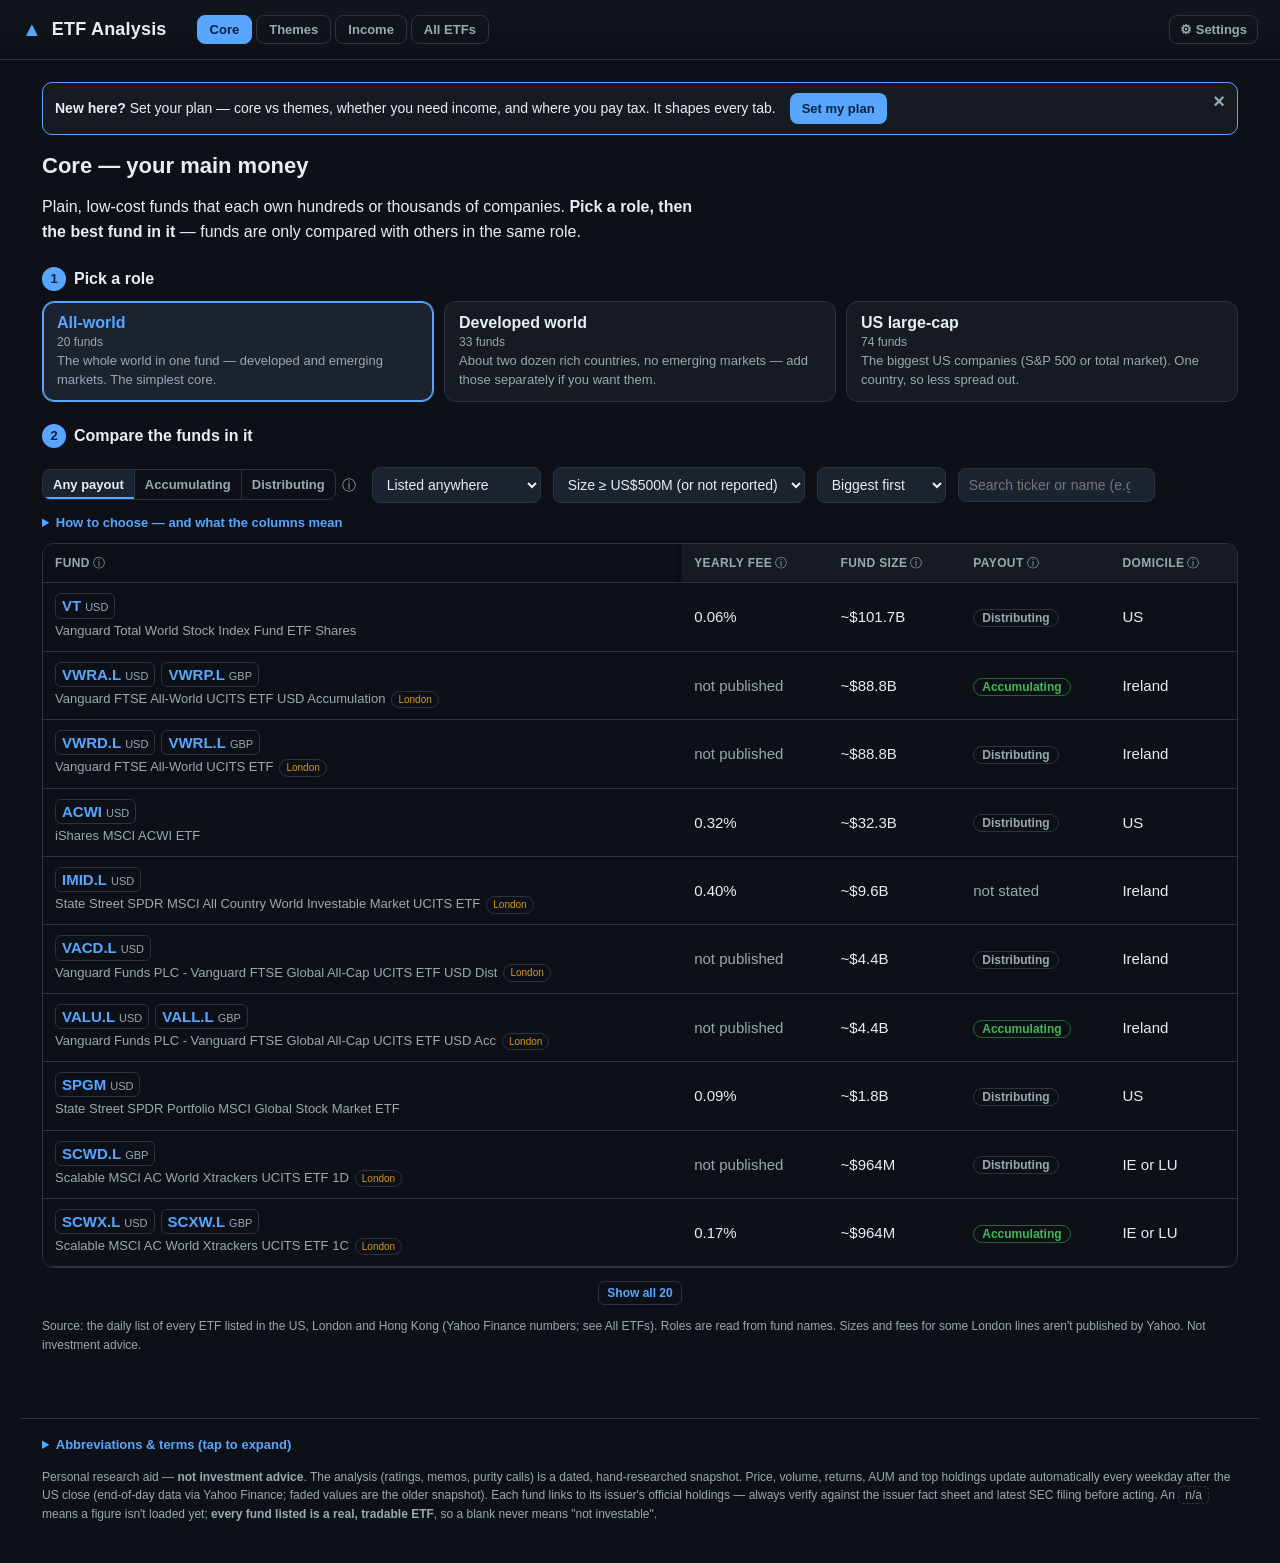
<file: public/index.html>
<!DOCTYPE html>
<html lang="en">
<head>
  <meta charset="utf-8" />
  <meta name="viewport" content="width=device-width, initial-scale=1" />
  <title>ETF Analysis</title>
  <meta name="description" content="Pick ETFs by role: a low-cost core, a small thematic satellite, and income funds for reference — compared on cost, size, payout type and domicile." />
  <link rel="stylesheet" href="style.css" />
</head>
<body>
  <header class="topbar">
    <div class="brand">
      <span class="logo">▲</span>
      <h1>ETF Analysis</h1>
    </div>
    <nav class="tabs" role="tablist" aria-label="View">
      <button id="tabCore" class="tab active" role="tab" aria-selected="true">Core</button>
      <button id="tabThemes" class="tab" role="tab" aria-selected="false">Themes</button>
      <button id="tabIncome" class="tab" role="tab" aria-selected="false">Income</button>
      <button id="tabExplore" class="tab" role="tab" aria-selected="false">All ETFs</button>
    </nav>
    <button id="settingsBtn" class="gear" type="button" aria-label="Settings: your split, income need and tax residence" title="Settings">⚙<span class="gearlabel"> Settings</span></button>
  </header>

  <main id="main">
    <section id="planBar" class="planbar" hidden></section>
    <section id="liveMsg" class="livemsg" hidden role="status" aria-live="polite"></section>
    <section id="coreView" hidden></section>
    <div id="themeView" hidden>
    <section id="themeIntro" class="intro"></section>
    <section id="incomeLab" hidden></section>

    <section class="controls" id="controls" hidden>
      <input type="search" id="filterBox" placeholder="Filter by ticker or name…" aria-label="Filter this theme's funds" />
      <span class="withhelp"><label class="toggle">
        <input type="checkbox" id="themeOnly" /> Theme funds only
      </label></span>
      <span class="withhelp"><label class="toggle pass-toggle">
        <input type="checkbox" id="passOnly" /> ✓ Passes quick screen
      </label></span>
      <select id="segmentSel" aria-label="Segment" hidden></select>
      <span class="ratingfilter withhelp">
        <select id="ratingDim" aria-label="Filter by a rating">
          <option value="">Filter by a rating…</option>
          <option value="cost">Cost rating</option>
          <option value="purity">Purity rating</option>
          <option value="concentration">Concentration rating</option>
          <option value="liquidity">Liquidity rating</option>
          <option value="track_record">Track-record rating</option>
        </select>
        <select id="ratingVal" aria-label="Which ratings to keep" hidden>
          <option value="green">🟢 Good only</option>
          <option value="greenyellow">🟢🟡 Good or Caution</option>
          <option value="red">🔴 Concern only</option>
        </select>
      </span>
      <span class="hint">Tap a row for the full memo · tap a header to sort · faded = older snapshot</span>
    </section>

    <section id="colGuide"></section>
    <section id="tableWrap" class="table-wrap"></section>
    <section id="roster" class="roster" hidden></section>
    <section id="lookup" class="lookup" hidden>
      <span>Can't find a fund?</span>
      <span class="addbox">
        <input type="search" id="addTicker" maxlength="8" placeholder="Any ticker, e.g. ARKQ" aria-label="Look up any ticker" />
        <button id="addBtn">Look up</button>
      </span>
      <span id="lookupMsg" class="lookupmsg" role="status" aria-live="polite"></span>
    </section>
    <section id="tensions" class="tensions"></section>
    </div>
    <section id="explorer" hidden></section>
  </main>

  <div id="overlay" class="overlay" hidden></div>
  <aside id="memoDrawer" class="drawer" hidden role="dialog" aria-modal="true" aria-labelledby="memoTitle">
    <button id="closeMemo" class="close" aria-label="Close">×</button>
    <div id="memoBody"></div>
  </aside>

  <footer class="foot">
    <details class="glossary">
      <summary>Abbreviations &amp; terms (tap to expand)</summary>
      <dl id="glossaryList"></dl>
    </details>
    <p>
      Personal research aid — <strong>not investment advice</strong>. The analysis
      (ratings, memos, purity calls) is a dated, hand-researched snapshot. Price,
      volume, returns, AUM and top holdings update automatically every weekday
      after the US close (end-of-day data via Yahoo Finance; faded values are the
      older snapshot). Each fund links to its issuer's official holdings — always
      verify against the issuer fact sheet and latest SEC filing before acting.
      An <span class="nodata">n/a</span> means a figure isn't loaded yet;
      <strong>every fund listed is a real, tradable ETF</strong>, so a blank never
      means "not investable".
    </p>
  </footer>

  <script src="app.js"></script>
  <script src="explorer.js"></script>
  <script src="income.js"></script>
  <script src="core.js"></script>
</body>
</html>
</file>
<file: public/style.css>
:root {
  /* chart roles (dataviz reference palette, dark steps — the site is dark-only) */
  --series-1: #3987e5; --series-2: #d95926; --viz-muted: #898781; --viz-grid: #2c2c2a; --viz-axis: #383835;
  --bg: #0d1117; --panel: #161b22; --panel-2: #1c2330; --border: #2a3340;
  --text: #e6edf3; --muted: #9aa7b4; --accent: #58a6ff;
  --green: #3fb950; --yellow: #d29922; --red: #f85149;
  --shadow: 0 8px 30px rgba(0,0,0,.45);
}
* { box-sizing: border-box; }
[hidden] { display: none !important; }        /* class display rules (flex/grid) must not un-hide */
html, body { margin: 0; padding: 0; }
body { background: var(--bg); color: var(--text);
  font: 15px/1.55 -apple-system, BlinkMacSystemFont, "Segoe UI", Roboto, Helvetica, Arial, sans-serif; }

.topbar { display: flex; align-items: center; justify-content: space-between;
  padding: 14px 22px; border-bottom: 1px solid var(--border);
  background: linear-gradient(180deg, #11161d, #0d1117); position: sticky; top: 0; z-index: 5; }
.brand { display: flex; align-items: center; gap: 10px; }
.brand .logo { color: var(--accent); font-size: 20px; }
.brand h1 { font-size: 18px; margin: 0; font-weight: 600; letter-spacing: .2px; }
.topbar { gap: 12px; }
.brand { flex: 0 0 auto; }
.tabs { display: flex; gap: 4px; margin-right: auto; margin-left: 18px; }
.tab { background: transparent; color: var(--muted); border: 1px solid var(--border); padding: 6px 12px; font-size: 13px; }
.tab.active { background: var(--accent); color: #06223f; border-color: var(--accent); }
.exmore { text-align: center; margin: 12px 0; }
.exmore button[hidden] { display: none; }
#exCount { margin: 4px 0 8px; }
.taxbox { margin: 10px 0 0; }
.taxbox dl { grid-template-columns: minmax(160px, max-content) 1fr; }
.nm .seg.mkt { color: var(--yellow); }
select, input[type="search"] { background: var(--panel-2); color: var(--text);
  border: 1px solid var(--border); border-radius: 8px; padding: 8px 10px; font-size: 14px; }
select:focus, input:focus { outline: 2px solid var(--accent); outline-offset: 0; }
button { background: var(--accent); color: #06223f; border: none; border-radius: 8px;
  padding: 8px 12px; font-size: 13px; font-weight: 700; cursor: pointer; }
button:hover { filter: brightness(1.08); }
button:disabled { opacity: .5; cursor: default; }

main { max-width: 1240px; margin: 0 auto; padding: 22px; }

.intro h2 { margin: 6px 0 4px; font-size: 22px; }
.intro .asof { color: var(--muted); font-size: 13px; }
.intro .tagline { background: var(--panel); border: 1px solid var(--border);
  border-left: 3px solid var(--accent); padding: 12px 14px; border-radius: 8px; margin: 12px 0 6px; }
.intro .bench, .intro .universe { color: var(--muted); font-size: 13px; margin: 6px 0 0; }
.intro .universe { color: var(--text); }

.controls { display: flex; align-items: center; gap: 12px; flex-wrap: wrap; margin: 18px 0 10px; }
.controls input[type="search"]#filterBox { min-width: 220px; }
.toggle { color: var(--muted); font-size: 14px; display: flex; align-items: center; gap: 6px; cursor: pointer; }
.addbox { display: flex; gap: 6px; align-items: center; }
.addbox input { width: 170px; }
.controls .hint { color: var(--muted); font-size: 12px; margin-left: auto; }

.livemsg { margin: 8px 0; padding: 10px 12px; border-radius: 8px; font-size: 13px;
  background: var(--panel); border: 1px solid var(--border); border-left: 3px solid var(--accent); }
.livemsg { position: relative; padding-right: 34px; }
.livemsg.warn { border-left-color: var(--yellow); }
.livemsg.err { border-left-color: var(--red); }
.livemsg .refresh { margin-left: 4px; }
.msgclose { position: absolute; top: 4px; right: 4px; background: none; color: var(--muted);
  font-size: 20px; line-height: 1; padding: 4px 8px; }
.msgclose:hover { color: var(--text); }
.intro .asof .refresh { margin-left: 4px; padding: 2px 8px; }
.empty { padding: 22px; text-align: center; color: var(--muted); }
.empty .refresh { margin-left: 8px; }
.snap { opacity: .6; }
.small { font-size: 12px; }
body.noscroll { overflow: hidden; }

.table-wrap { overflow-x: auto; border: 1px solid var(--border); border-radius: 12px; }
/* Comparison-table rules are scoped to .table-wrap so they don't leak into the
   holdings tables inside the memo drawer. */
.table-wrap table { border-collapse: separate; border-spacing: 0; width: 100%; min-width: 720px; }
.table-wrap th, .table-wrap td { padding: 10px 12px; text-align: left; border-bottom: 1px solid var(--border); white-space: nowrap; }
.table-wrap thead th { background: var(--panel); position: sticky; top: 0; z-index: 2; cursor: pointer;
  font-size: 12px; text-transform: uppercase; letter-spacing: .4px; color: var(--muted); user-select: none; }
.table-wrap thead th:hover { color: var(--text); }
/* Freeze the Ticker column so the fund is always visible when scrolling right */
.table-wrap thead th:first-child { left: 0; z-index: 3; }
.table-wrap th:first-child, .table-wrap td:first-child { position: sticky; left: 0; background: var(--bg); z-index: 1; }
.table-wrap tbody tr:hover td:first-child { background: var(--panel); }
.table-wrap thead th:first-child::after { content: ""; position: absolute;
  top: 0; right: 0; bottom: -1px; width: 6px; box-shadow: inset 6px 0 6px -6px rgba(0,0,0,.5); pointer-events: none; }
thead th .arrow { color: var(--accent); font-size: 11px; }
thead th .qmark { color: var(--muted); font-size: 12px; margin-left: 2px; cursor: help; }
thead th.has-help:hover .qmark { color: var(--accent); }
.holdlink { color: var(--accent); text-decoration: none; font-size: 12px; font-weight: 600;
  border: 1px solid var(--border); border-radius: 6px; padding: 4px 8px; white-space: nowrap; }
.holdlink:hover { background: var(--panel-2); }
.table-wrap tbody tr { cursor: pointer; transition: background .12s; }
.table-wrap tbody tr:hover { background: var(--panel); }
.table-wrap tbody tr.bench { opacity: .72; }
.table-wrap tbody tr.bench td:first-child .nm::after { content: " · benchmark"; color: var(--muted); font-size: 11px; }
.tk { font-weight: 700; color: var(--accent); }
.nm { color: var(--muted); font-size: 13px; white-space: normal; }
.pos { color: var(--green); } .neg { color: var(--red); }
.muted { color: var(--muted); }
.nodata { color: var(--muted); font-size: 12px; border: 1px dashed var(--border); border-radius: 5px;
  padding: 1px 6px; cursor: help; white-space: nowrap; }
.refresh { background: transparent; color: var(--accent); border: 1px solid var(--border);
  padding: 4px 8px; font-size: 12px; border-radius: 6px; }
.refresh:hover { background: var(--panel-2); }
.tag-adhoc { font-size: 10px; color: var(--yellow); border: 1px solid var(--yellow); border-radius: 999px;
  padding: 0 6px; margin-left: 6px; vertical-align: middle; }
td.col-ticker:focus-visible, .rosteritem:focus-visible { outline: 2px solid var(--accent); outline-offset: -2px; }
.tag-pass { font-size: 10px; font-weight: 700; color: #06223f; background: var(--green); border-radius: 999px;
  padding: 1px 7px; margin-left: 6px; vertical-align: middle; }
.pass-toggle { color: var(--green); font-weight: 600; }
.tag-pass.recheck { background: var(--yellow); }

.dot { display: inline-block; width: 10px; height: 10px; border-radius: 50%; margin-right: 6px; vertical-align: middle; }
.dot.green { background: var(--green); } .dot.yellow { background: var(--yellow); } .dot.red { background: var(--red); }
.cellscore { font-size: 13px; }
.cellscore .score { white-space: nowrap; }

.roster { margin-top: 22px; }
.rosterbox summary { color: var(--accent); font-size: 14px; font-weight: 600; cursor: pointer; padding: 6px 0; }
.rosternote { color: var(--muted); font-size: 12px; margin: 6px 0 12px; }
.rostergrid { display: grid; grid-template-columns: repeat(auto-fill, minmax(220px, 1fr)); gap: 8px; }
.rosteritem { display: flex; align-items: baseline; gap: 8px; padding: 8px 10px; border: 1px solid var(--border);
  border-radius: 8px; background: var(--panel); cursor: pointer; transition: background .12s; }
.rosteritem:hover { background: var(--panel-2); }
.rosteritem.detailed { border-color: var(--accent); }
.rosteritem .rtk { font-weight: 700; color: var(--accent); white-space: nowrap; }
.rosteritem .rtag { font-size: 10px; color: var(--muted); border: 1px solid var(--border); border-radius: 999px;
  padding: 0 6px; white-space: nowrap; }
.rosteritem .rnm { color: var(--muted); font-size: 12px; overflow: hidden; text-overflow: ellipsis; white-space: nowrap; flex: 1; min-width: 0; }
.rosteritem .rperf { font-size: 12px; font-weight: 600; white-space: nowrap; }
.rosterseg { margin: 14px 0 6px; font-size: 12px; text-transform: uppercase; letter-spacing: .4px; color: var(--muted); }
.nm .seg { display: inline-block; margin-left: 6px; font-size: 10px; color: var(--accent); border: 1px solid var(--border);
  border-radius: 999px; padding: 0 6px; vertical-align: middle; white-space: nowrap; }
#segmentSel[hidden] { display: none; }
.rosteritem .rnodata { font-size: 11px; color: var(--yellow); white-space: nowrap; }

.tensions { margin-top: 22px; }
.tensions h3 { font-size: 15px; margin: 0 0 8px; }
.tensions ul { margin: 0; padding-left: 18px; }
.tensions li { color: var(--muted); margin: 5px 0; }
.tensions li b { color: var(--text); }

.overlay { position: fixed; inset: 0; background: rgba(0,0,0,.5); z-index: 8; }
.drawer { position: fixed; top: 0; right: 0; height: 100%; width: min(660px, 95vw);
  background: var(--panel); border-left: 1px solid var(--border); box-shadow: var(--shadow);
  z-index: 9; overflow-y: auto; padding: 24px 26px 60px; animation: slide .18s ease-out; }
@keyframes slide { from { transform: translateX(30px); opacity: .4; } to { transform: none; opacity: 1; } }
/* Close button floats top-right and stays pinned while the memo scrolls
   (phones have no Esc key and little overlay to tap). */
.close { position: sticky; top: 0; float: right; z-index: 3; margin: -12px -14px 0 10px;
  width: 44px; height: 44px; padding: 0; border-radius: 50%; border: 1px solid var(--border);
  background: var(--panel-2); color: var(--text); font-size: 26px; line-height: 1; cursor: pointer; }
.close:hover { background: var(--border); }

.memo h2 { margin: 0 0 2px; font-size: 22px; }
.memo .sub { color: var(--muted); font-size: 13px; margin: 0 0 14px; }
.memo .thesis { background: var(--panel-2); border-left: 3px solid var(--accent);
  padding: 12px 14px; border-radius: 8px; margin: 0 0 16px; }
.memo h3 { font-size: 13px; text-transform: uppercase; letter-spacing: .5px; color: var(--muted);
  margin: 20px 0 6px; border-bottom: 1px solid var(--border); padding-bottom: 4px; }
.memo p { margin: 6px 0; }
.memo .liverow { display: flex; flex-wrap: wrap; gap: 8px; align-items: center; margin: 4px 0 0; }

.badge { display: inline-block; padding: 2px 9px; border-radius: 999px; font-size: 12px; font-weight: 600; }
.badge.green { background: rgba(63,185,80,.16); color: var(--green); }
.badge.yellow { background: rgba(210,153,34,.16); color: var(--yellow); }
.badge.red { background: rgba(248,81,73,.16); color: var(--red); }

.kv { display: grid; grid-template-columns: 1fr 1fr; gap: 6px 18px; margin: 8px 0; }
.kv div { font-size: 13px; } .kv span { color: var(--muted); }

.perf { display: flex; gap: 14px; flex-wrap: wrap; margin: 6px 0; }
.perf .p { background: var(--panel-2); border-radius: 8px; padding: 8px 12px; font-size: 13px; min-width: 90px; }
.perf .p .lab { color: var(--muted); font-size: 11px; text-transform: uppercase; letter-spacing: .4px; display: block; }
.perf .p .val { font-size: 16px; font-weight: 700; }

.hold { width: 100%; border-collapse: collapse; margin-top: 6px; }
.hold td { padding: 6px 8px; border-bottom: 1px solid var(--border); font-size: 13px; vertical-align: top; overflow-wrap: anywhere; }
.hold td:nth-child(2) { white-space: nowrap; }
.tag { font-size: 11px; padding: 1px 7px; border-radius: 999px; font-weight: 600; }
.tag.pure { background: rgba(63,185,80,.16); color: var(--green); }
.tag.partial { background: rgba(210,153,34,.16); color: var(--yellow); }
.tag.unrelated { background: rgba(248,81,73,.16); color: var(--red); }

.bb { display: grid; grid-template-columns: 1fr 1fr; gap: 14px; margin-top: 6px; }
.bb .col h4 { margin: 0 0 6px; font-size: 13px; }
.bb .bull h4 { color: var(--green); } .bb .bear h4 { color: var(--red); }
.bb ul { margin: 0; padding-left: 16px; } .bb li { font-size: 13px; color: var(--muted); margin: 4px 0; }

.flags li { font-size: 13px; margin: 4px 0; }
.dlog { background: var(--panel-2); border-radius: 8px; padding: 10px 12px; margin: 6px 0; font-size: 13px; }
.dlog .act { font-weight: 700; color: var(--accent); }

.foot { max-width: 1240px; margin: 30px auto 0; padding: 16px 22px 40px; border-top: 1px solid var(--border); }
.foot p { color: var(--muted); font-size: 12px; margin: 12px 0 0; }
.glossary { margin-bottom: 8px; }
.glossary summary { color: var(--accent); font-size: 13px; cursor: pointer; font-weight: 600; }
.glossary dl { margin: 10px 0 0; display: grid; grid-template-columns: max-content 1fr; gap: 6px 14px; }
.glossary dt { color: var(--text); font-weight: 700; font-size: 13px; }
.glossary dd { color: var(--muted); font-size: 13px; margin: 0; }
@media (max-width: 640px) { .glossary dl { grid-template-columns: 1fr; gap: 2px; } .glossary dd { margin-bottom: 8px; } }

/* ---- Mobile: turn the comparison table into stacked cards (no side-scroll) ---- */
@media (max-width: 700px) {
  .topbar { padding: 10px 14px; }
  .brand h1 { font-size: 16px; }
  .topbar { flex-wrap: wrap; }
  .tabs { order: 3; flex: 1 1 100%; margin: 6px 0 0; }
  .tab { flex: 1; padding: 8px; }
  main { padding: 16px 14px; }
  .controls input[type="search"]#filterBox { min-width: 0; flex: 1 1 100%; }
  .addbox { flex: 1 1 100%; }
  .addbox input { flex: 1; min-width: 0; }
  .kv, .bb { grid-template-columns: 1fr; }
  .controls .hint { display: none; }

  .table-wrap { overflow-x: visible; border: none; }
  .table-wrap table { min-width: 0; width: 100%; display: block; }
  .table-wrap thead { display: none; }                 /* headers become per-field labels */
  .table-wrap tbody { display: block; }
  .table-wrap tbody tr {
    display: block; margin: 0 0 14px; padding: 12px 14px;
    border: 1px solid var(--border); border-radius: 12px; background: var(--panel);
  }
  .table-wrap tbody tr.bench { opacity: 1; border-style: dashed; }

  /* un-freeze the ticker column on mobile (cards don't scroll) */
  .table-wrap th:first-child, .table-wrap td:first-child { position: static; background: transparent; }

  /* every other cell: label on the left, value on the right */
  .table-wrap tbody td {
    display: flex; justify-content: space-between; align-items: baseline; gap: 12px;
    padding: 5px 0; border: none; white-space: normal; text-align: right;
  }
  .table-wrap tbody td::before {
    content: attr(data-label); color: var(--muted); font-size: 12px;
    text-transform: uppercase; letter-spacing: .3px; text-align: left; flex: 0 0 auto;
  }
  .table-wrap td.col-ticker { display: block; text-align: left; border-bottom: 1px solid var(--border);
    padding: 0 0 8px; margin-bottom: 8px; }
  .table-wrap td.col-ticker::before { content: none; }
  .table-wrap td.col-ticker .tk { font-size: 18px; }

  /* memo drawer: full width, wrap long links, tighter holdings table */
  .drawer { width: 100vw; padding: 20px 16px 60px; }
  .memo h2 { font-size: 19px; }
  .holdlink { white-space: normal; }
  .hold td { padding: 6px 4px; }
  .hold td.nm { font-size: 12px; }
}

/* ---- Income Lab ---------------------------------------------------- */
.chartcard { background: var(--panel); border: 1px solid var(--border); border-radius: 12px; padding: 12px 14px; margin: 10px 0 12px; }
.chartcard h3 { margin: 0 0 6px; font-size: 14px; }
.legend { display: flex; gap: 14px; font-size: 12px; color: var(--muted); margin-bottom: 4px; }
.legend .key, .covlegend .key { display: inline-block; width: 10px; height: 10px; border-radius: 50%; margin-right: 6px; vertical-align: middle; }
.legend .key.pass { background: var(--series-1); }
.legend .key.fail { background: var(--viz-muted); opacity: .55; }
.scatter { position: relative; }
.scatter svg { display: block; width: 100%; height: auto; overflow: visible; }
.scatter .axis text { fill: var(--viz-muted); font-size: 11px; font-variant-numeric: tabular-nums; }
.scatter .axis .axlabel { fill: var(--muted); font-size: 11px; }
.scatter .grid { stroke: var(--viz-grid); stroke-width: 1; }
.scatter .base { stroke: var(--viz-axis); stroke-width: 1; }
.scatter .pt { cursor: pointer; outline: none; }
.scatter .pt .hit { fill: transparent; }
.scatter .pt .dot { stroke: var(--panel); stroke-width: 2; }
.scatter .pt.pass .dot { fill: var(--series-1); }
.scatter .pt.fail .dot { fill: var(--viz-muted); opacity: .55; }
.scatter .pt:hover .dot, .scatter .pt:focus-visible .dot { stroke: var(--text); }
.scatter .pt .pin { fill: var(--viz-muted); }
.scatter .dlabel { fill: var(--text); font-size: 11px; font-weight: 600; pointer-events: none; }
.scatter .bar { fill: var(--series-1); }
.scatter .pt:hover .bar, .scatter .pt:focus-visible .bar { filter: brightness(1.25); }
.scatter .axtext { fill: var(--viz-muted); font-size: 10px; }
.viztip { position: absolute; z-index: 4; pointer-events: none; background: var(--panel-2); border: 1px solid var(--border);
  border-radius: 8px; padding: 6px 9px; font-size: 12px; max-width: 220px; box-shadow: var(--shadow); }
.viztip strong { font-size: 14px; display: block; }
.scorechip { display: inline-flex; align-items: center; gap: 6px; font-weight: 700; font-variant-numeric: tabular-nums; }
.scorebar { display: inline-block; width: 42px; height: 6px; border-radius: 3px; background: var(--viz-grid); position: relative; overflow: hidden; }
.scorebar::after { content: ""; position: absolute; inset: 0 auto 0 0; width: var(--w); background: var(--series-1); border-radius: 3px; }
.hero { margin: 12px 0 4px; }
.heroval { font-size: 40px; font-weight: 700; line-height: 1.1; }
.heroval .muted { font-size: 16px; font-weight: 400; }
.bars { display: grid; gap: 6px; margin: 6px 0; }
.barrow { display: grid; grid-template-columns: minmax(150px, 40%) 1fr 34px; gap: 8px; align-items: center; font-size: 13px; }
.btrack { height: 8px; background: var(--viz-grid); border-radius: 4px; overflow: hidden; }
.bfill { display: block; height: 100%; width: var(--w); background: var(--series-1); border-radius: 0 4px 4px 0; }
.bval { text-align: right; font-variant-numeric: tabular-nums; font-weight: 600; }
.gates { list-style: none; padding: 0; margin: 6px 0; display: grid; gap: 4px; font-size: 13px; }
.gates .gicon { display: inline-block; width: 18px; font-weight: 700; }
.gates .ok .gicon { color: var(--green); } .gates .no .gicon { color: var(--red); } .gates .unk .gicon { color: var(--muted); }
.covbar { display: flex; gap: 2px; height: 18px; margin: 8px 0 6px; }
.covbar .seg1 { background: var(--series-1); border-radius: 4px 0 0 4px; }
.covbar .seg2 { background: var(--series-2); border-radius: 0 4px 4px 0; }
.covbar .seg1:only-child { border-radius: 4px; }
.covlegend { display: flex; flex-wrap: wrap; gap: 14px; font-size: 13px; }
.covlegend .key { border-radius: 2px; }
.covlegend .key.k1 { background: var(--series-1); } .covlegend .key.k2 { background: var(--series-2); }
.distchart { width: 100%; height: auto; }
@media (max-width: 700px) {
  .barrow { grid-template-columns: 1fr 70px 30px; }
  .heroval { font-size: 34px; }
}

/* ---- Income ranking (Value Score) ----------------------------------- */
.subtabs { display: inline-flex; margin: 10px 0 2px; border: 1px solid var(--border); border-radius: 10px; overflow: hidden; }
.subtab { background: transparent; color: var(--muted); border-radius: 0; padding: 8px 14px; font-size: 13px; }
.subtab + .subtab { border-left: 1px solid var(--border); }
.subtab.active { background: var(--accent); color: #06223f; }
.lede { font-size: 16px; margin: 12px 0 4px; max-width: 75ch; }
.asof { color: var(--muted); font-size: 13px; }
.banner { background: var(--panel); border: 1px solid var(--border); border-left: 3px solid var(--yellow);
  border-radius: 8px; padding: 9px 12px; margin: 12px 0 8px; font-size: 13px; }
.callout { background: var(--panel); border: 1px solid var(--border); border-left: 3px solid var(--accent); border-radius: 8px; padding: 8px 12px; margin: 0 0 10px; }
.callout summary { color: var(--accent); font-weight: 600; font-size: 14px; cursor: pointer; }
.callout p, .callout li { font-size: 13px; }
.callout ul { margin: 6px 0; padding-left: 18px; } .callout li { margin: 4px 0; }
.standouts { display: grid; grid-template-columns: repeat(3, minmax(0, 1fr)); gap: 12px; margin: 12px 0 4px; }
.stand { background: var(--panel); border: 1px solid var(--border); border-radius: 12px; padding: 12px 14px; display: flex; flex-direction: column; gap: 4px; min-width: 0; }
.stand .slab { font-size: 11px; text-transform: uppercase; letter-spacing: .4px; color: var(--muted); }
.stand .stop { display: flex; justify-content: space-between; align-items: flex-start; gap: 8px; }
.stand .stop .tk { font-size: 18px; }
.stand .stop .nm { overflow: hidden; text-overflow: ellipsis; display: -webkit-box; -webkit-line-clamp: 2; -webkit-box-orient: vertical; }
.stand .sscore { display: flex; flex-direction: column; align-items: flex-end; gap: 2px; flex: 0 0 auto; }
.stand .big { font-size: 30px; font-weight: 700; line-height: 1; font-variant-numeric: tabular-nums; }
.stand .sacts { display: flex; gap: 6px; margin-top: auto; padding-top: 6px; }
.grade { display: inline-block; font-size: 11px; font-weight: 700; border-radius: 999px; padding: 1px 8px; white-space: nowrap; }
.grade.gA { background: rgba(63,185,80,.20); color: var(--green); }
.grade.gB { background: rgba(126,226,168,.12); color: #7ee2a8; }
.grade.gC { background: rgba(210,153,34,.16); color: var(--yellow); }
.grade.gD { background: rgba(240,136,62,.16); color: #f0883e; }
.grade.gF { background: rgba(248,81,73,.16); color: var(--red); }
.scorebar.gA::after { background: var(--green); } .scorebar.gB::after { background: #7ee2a8; }
.scorebar.gC::after { background: var(--yellow); } .scorebar.gD::after { background: #f0883e; } .scorebar.gF::after { background: var(--red); }
.labcontrols { margin-top: 16px; }
.segbtns { display: inline-flex; border: 1px solid var(--border); border-radius: 8px; overflow: hidden; }
.segbtn { background: transparent; color: var(--muted); border-radius: 0; padding: 7px 10px; font-size: 13px; font-weight: 600; }
.segbtn + .segbtn { border-left: 1px solid var(--border); }
.segbtn.active { background: var(--panel-2); color: var(--text); box-shadow: inset 0 -2px 0 var(--accent); }
.chip { display: inline-block; font-size: 10px; border-radius: 999px; padding: 0 6px; margin-left: 6px; vertical-align: middle;
  border: 1px solid var(--border); color: var(--muted); white-space: nowrap; font-weight: 600; }
.chip.info { color: var(--accent); }
.chip.warn { color: var(--yellow); border-color: rgba(210,153,34,.45); }
.chip.bad { color: var(--red); border-color: rgba(248,81,73,.45); }
.sub2 { font-size: 11px; color: var(--muted); white-space: nowrap; }
.warn { color: var(--yellow); }
.col-ticker .rk { display: inline-block; min-width: 22px; color: var(--muted); font-weight: 700; font-variant-numeric: tabular-nums; }
.cmpbox { margin: 0 8px 0 0; vertical-align: middle; width: 16px; height: 16px; accent-color: var(--accent); cursor: pointer; }
.cmptray { position: fixed; left: 50%; transform: translateX(-50%); bottom: 14px; z-index: 7; display: flex; flex-wrap: wrap;
  gap: 8px; align-items: center; background: var(--panel-2); border: 1px solid var(--accent); border-radius: 12px;
  padding: 8px 10px; box-shadow: var(--shadow); max-width: calc(100vw - 24px); }
.cmpchip { font-weight: 700; color: var(--accent); background: var(--panel); border-radius: 999px; padding: 2px 2px 2px 10px; }
.cmpchip .x { background: none; color: var(--muted); padding: 0 8px; font-size: 16px; }
body.has-tray { padding-bottom: 90px; }          /* the fixed compare tray never covers the footer */
.drawer.wide { width: min(900px, 95vw); }
.cmpwrap { overflow-x: auto; }
.cmptable { width: 100%; border-collapse: collapse; font-size: 13px; margin: 8px 0; }
.cmptable th, .cmptable td { padding: 7px 8px; border-bottom: 1px solid var(--border); text-align: left; vertical-align: top; }
.cmptable thead th { position: sticky; top: 0; background: var(--panel); }
.cmptable th[scope="row"] { color: var(--muted); font-weight: 600; width: 26%; }
.cmptable td.win { font-weight: 700; }
.cmptable td.win::before { content: "● "; color: var(--green); }
.heroline { display: flex; align-items: center; gap: 12px; flex-wrap: wrap; }
.hero .grade { font-size: 13px; padding: 3px 10px; }
.verdict { font-size: 14px; margin: 8px 0 4px; }
.barrow .bdet { color: var(--muted); font-size: 12px; }
.bars.pts .barrow { grid-template-columns: minmax(150px, 45%) 1fr 58px; }
.ptsum { font-size: 13px; margin: 6px 0; display: grid; gap: 2px; color: var(--muted); }
.ptsum b { color: var(--text); }
.tiles { display: grid; grid-template-columns: 1fr 1fr; gap: 10px; margin: 8px 0; }
.tile { background: var(--panel-2); border-radius: 10px; padding: 10px 12px; display: flex; flex-direction: column; gap: 2px; }
.tile .tlab { font-size: 11px; text-transform: uppercase; letter-spacing: .4px; color: var(--muted); }
.tile .tval { font-size: 18px; font-weight: 700; font-variant-numeric: tabular-nums; }
.tile .tnote { font-size: 12px; color: var(--muted); }
details.expert { margin-top: 18px; border-top: 1px solid var(--border); padding-top: 8px; }
details.expert > summary { color: var(--accent); cursor: pointer; font-weight: 600; font-size: 14px; }
details.expert select { margin-left: 4px; padding: 4px 8px; font-size: 13px; }
@media (max-width: 700px) {
  .subtabs { display: flex; } .subtab { flex: 1; padding: 8px 6px; }
  .standouts { grid-template-columns: none; grid-auto-flow: column; grid-auto-columns: 84%; overflow-x: auto;
    scroll-snap-type: x mandatory; padding-bottom: 4px; }
  .stand { scroll-snap-align: start; }
  .segbtns { flex: 1 1 100%; } .segbtn { flex: 1; padding: 8px 4px; }
  .labcontrols select, .labcontrols input[type="search"] { flex: 1 1 45%; min-width: 0; }
  .sub2 { white-space: normal; }
  .tiles { grid-template-columns: 1fr 1fr; }
  .tile .tval { font-size: 16px; }
  .bars.pts .barrow { grid-template-columns: minmax(0, 1fr) 72px 54px; }
  .cmptray { left: 8px; right: 8px; transform: none; max-width: none; flex-wrap: nowrap; overflow-x: auto; bottom: 8px;
    padding-bottom: calc(8px + env(safe-area-inset-bottom)); }
  .cmptray > .muted { display: none; }
  .cmptray button { white-space: nowrap; }
}

/* ---- definitions: ⓘ buttons, pop-over, column guides ------------------ */
button.qmark { background: none; border: none; color: var(--muted); padding: 2px 4px; margin-left: 2px; font-size: 14px;
  font-weight: 400; line-height: 1; cursor: help; vertical-align: middle; border-radius: 6px; text-transform: none; }
button.qmark:hover, button.qmark[aria-expanded="true"] { color: var(--accent); filter: none; }
button.qmark:focus-visible { outline: 2px solid var(--accent); outline-offset: 1px; }
thead th button.qmark { font-size: 12px; padding: 0 2px; margin-left: 1px; vertical-align: baseline; }
@media (hover: none) { button.qmark { min-width: 30px; min-height: 30px; } }
.withhelp { display: inline-flex; align-items: center; gap: 0; }
.helptip { position: fixed; z-index: 20; background: var(--panel-2); border: 1px solid var(--accent); border-radius: 10px;
  padding: 10px 12px; font-size: 13px; line-height: 1.45; color: var(--text); box-shadow: var(--shadow);
  text-transform: none; letter-spacing: normal; font-weight: 400; white-space: normal; }
.helptip strong { display: block; margin-bottom: 4px; color: var(--accent); font-size: 13px; }
.colguide { margin: 6px 0 10px; }
.colguide summary { font-size: 13px; }
.prenote { margin: 4px 0 8px; padding: 8px 12px; border-radius: 8px; font-size: 13px;
  background: rgba(63,185,80,.08); border: 1px solid rgba(63,185,80,.35); }
#exQ { min-width: 280px; }
@media (max-width: 700px) { #exQ { min-width: 0; flex: 1 1 100%; } }

/* ---- lanes: settings, plan line, core tab, payout / domicile tags ---- */
.gear { flex: 0 0 auto; background: transparent; color: var(--muted); border: 1px solid var(--border); padding: 6px 10px; font-size: 13px; }
.gear:hover { color: var(--text); background: var(--panel-2); filter: none; }
.refnote { background: var(--panel); border: 1px solid var(--border); border-left: 3px solid var(--yellow);
  border-radius: 8px; padding: 10px 14px; margin: 10px 0; max-width: 90ch; }
.refnote p { margin: 4px 0; }
.refnote button { margin-top: 4px; }
.settings h3 { margin: 18px 0 6px; font-size: 15px; }
.settings p.small { margin: 4px 0 8px; }
.setrow { display: flex; align-items: center; gap: 8px; flex-wrap: wrap; margin: 8px 0; }
.setrow label { min-width: 210px; }
.setrow input[type="number"] { width: 84px; background: var(--panel-2); color: var(--text); border: 1px solid var(--border);
  border-radius: 8px; padding: 8px 10px; font-size: 14px; }
.setrow.radios { flex-direction: column; align-items: flex-start; }
.setrow.radios label { min-width: 0; cursor: pointer; }
.tag-pol { font-size: 10px; font-weight: 700; border-radius: 999px; padding: 0 7px; margin-left: 6px; vertical-align: middle;
  border: 1px solid var(--border); white-space: nowrap; }
.tag-pol.polA { color: var(--green); border-color: rgba(63,185,80,.5); }
.tag-pol.polD { color: var(--muted); }
td .tag-pol { margin-left: 0; font-size: 12px; padding: 1px 8px; }
.nm .seg.lane-world, .nm .seg.lane-dev, .nm .seg.lane-us { color: var(--green); }
.nm .seg.lane-income { color: var(--yellow); }
.domverdict { font-size: 11px; font-weight: 600; white-space: nowrap; border-radius: 999px; padding: 0 7px; border: 1px solid var(--border); cursor: help; }
.domverdict.good { color: var(--green); border-color: rgba(63,185,80,.5); }
.domverdict.mid { color: var(--muted); }
.domverdict.warn { color: var(--yellow); border-color: rgba(210,153,34,.5); }
.domverdict.bad { color: var(--red); border-color: rgba(248,81,73,.5); }
.domnote { margin: 8px 0 0; }
.corerole { margin: 22px 0 6px; }
.corerole h3 { margin: 0 0 2px; font-size: 18px; }
.corerole > p.small { color: var(--muted); margin: 0 0 8px; max-width: 90ch; }
.tk.line { margin-right: 8px; white-space: nowrap; }
.tk.line small { color: var(--muted); font-weight: 400; font-size: 11px; }
@media (max-width: 700px) {
  .gear { order: 2; padding: 6px 8px; }
  .gearlabel { display: none; }
  .setrow label { min-width: 0; flex: 1 1 100%; }
}

/* ---- clarity pass: plan bar, core roles, theme chips, folded filters ---- */
.planbar { display: flex; flex-wrap: wrap; align-items: center; gap: 4px 14px; margin: 0 0 14px; padding: 7px 12px;
  border: 1px solid var(--border); border-radius: 10px; background: var(--panel); font-size: 13px; }
.planbar .planlabel { color: var(--muted); font-size: 11px; font-weight: 700; text-transform: uppercase; letter-spacing: .5px; }
.planbar .planitem { white-space: nowrap; }
.planbar .refresh { padding: 2px 10px; margin-left: auto; }
.planbar.nudge { position: relative; padding: 10px 40px 10px 12px; border-color: var(--accent); font-size: 14px; }
.planbar.nudge button:not(.msgclose) { flex: 0 0 auto; }
.small-lede { font-size: 15px; margin-top: 6px; }
.step { display: flex; align-items: center; gap: 8px; margin: 22px 0 10px; font-size: 16px; }
.stepnum { display: inline-flex; align-items: center; justify-content: center; width: 24px; height: 24px; border-radius: 50%;
  background: var(--accent); color: #06223f; font-size: 13px; font-weight: 800; flex: 0 0 auto; }
.rolecards { display: grid; grid-template-columns: repeat(3, minmax(0, 1fr)); gap: 10px; }
.rolecard { display: flex; flex-direction: column; align-items: flex-start; gap: 3px; text-align: left; background: var(--panel);
  color: var(--text); border: 1px solid var(--border); border-radius: 12px; padding: 12px 14px; font-weight: 400; }
.rolecard:hover { border-color: var(--accent); filter: none; }
.rolecard.active { border-color: var(--accent); box-shadow: inset 0 0 0 1px var(--accent); background: var(--panel-2); }
.rolecard .rc-title { font-size: 16px; font-weight: 700; }
.rolecard.active .rc-title { color: var(--accent); }
.rolecard .rc-count { font-size: 12px; color: var(--muted); }
.rolecard .rc-blurb { font-size: 13px; color: var(--muted); line-height: 1.4; }
.rolenote { display: none; color: var(--muted); font-size: 13px; margin: 8px 0 0; }
.corerole { margin: 10px 0 6px; }
.col-ticker .lines { display: flex; flex-wrap: wrap; gap: 4px 6px; margin-bottom: 2px; }
.tk.line { margin-right: 0; border: 1px solid var(--border); border-radius: 6px; padding: 0 6px; }
.tk.line small { margin-left: 4px; }
.themechips { display: flex; flex-wrap: wrap; gap: 6px; margin: 14px 0 4px; }
.themechip { background: transparent; color: var(--text); border: 1px solid var(--border); border-radius: 999px;
  padding: 6px 12px; font-size: 13px; font-weight: 600; white-space: nowrap; }
.themechip:hover { border-color: var(--accent); filter: none; }
.themechip.active { background: var(--accent); color: #06223f; border-color: var(--accent); }
.themename { margin: 18px 0 0; font-size: 20px; }
.aboutlist { margin: 8px 0 0; }
.aboutlist p { margin: 6px 0 0; max-width: 100ch; }
.lookup { display: flex; flex-wrap: wrap; align-items: center; gap: 8px; margin: 14px 0 0; color: var(--muted); font-size: 13px; }
.lookup .addbox input { width: 190px; }
.lookupmsg { flex: 1 1 100%; color: var(--text); }
.lookupmsg:empty { display: none; }
.morefilters { margin: -4px 0 6px; }
.morefilters > summary { color: var(--accent); font-size: 13px; font-weight: 600; cursor: pointer; padding: 4px 0; width: max-content; }
.morefilters > .controls { margin: 6px 0 4px; }
.dotted { white-space: nowrap; }
/* wide tables fit a laptop screen: the fund-name column wraps instead of pushing the last column off */
@media (min-width: 701px) {
  #labTable td.col-ticker, #labTable th:first-child { white-space: normal; max-width: 270px; }
  #tableWrap th, #tableWrap td { padding-left: 9px; padding-right: 9px; }
  #tableWrap td.col-ticker { min-width: 170px; }
}
.linkbtn { background: none; border: none; padding: 0; color: var(--accent); font: inherit; font-weight: 600; cursor: pointer; text-decoration: underline; }
.linkbtn:hover { filter: none; color: var(--text); }
@media (max-width: 700px) {
  .planbar { gap: 2px 10px; padding: 6px 10px; font-size: 12px; }
  .planbar .planlabel, .wide-only { display: none; }
  .planbar .planlabel.isdefault { display: inline; }
  #explorer > .controls > select, #explorer > .controls > .withhelp { flex: 1 1 40%; min-width: 0; }
  #explorer > .controls > .withhelp select { flex: 1; min-width: 0; }
  .morefilters .controls > select, .morefilters .controls > .withhelp { flex: 1 1 40%; min-width: 0; }
  .morefilters .controls > .withhelp select { flex: 1; min-width: 0; }
  .planbar.nudge { font-size: 13px; }
  .rolecards { gap: 6px; }
  .rolecard { padding: 9px 8px; align-items: center; text-align: center; }
  .rolecard .rc-title { font-size: 14px; }
  .rolecard .rc-blurb { display: none; }
  .rolenote { display: block; }
  .themechips { flex-wrap: nowrap; overflow-x: auto; margin: 12px -14px 4px; padding: 0 14px 6px; scrollbar-width: none; }
  .themechips::-webkit-scrollbar { display: none; }
  .lookup .addbox { flex: 1 1 100%; }
  .lookup .addbox input { width: auto; }
  .morefilters { margin: -6px 0 6px; }
}
</file>
